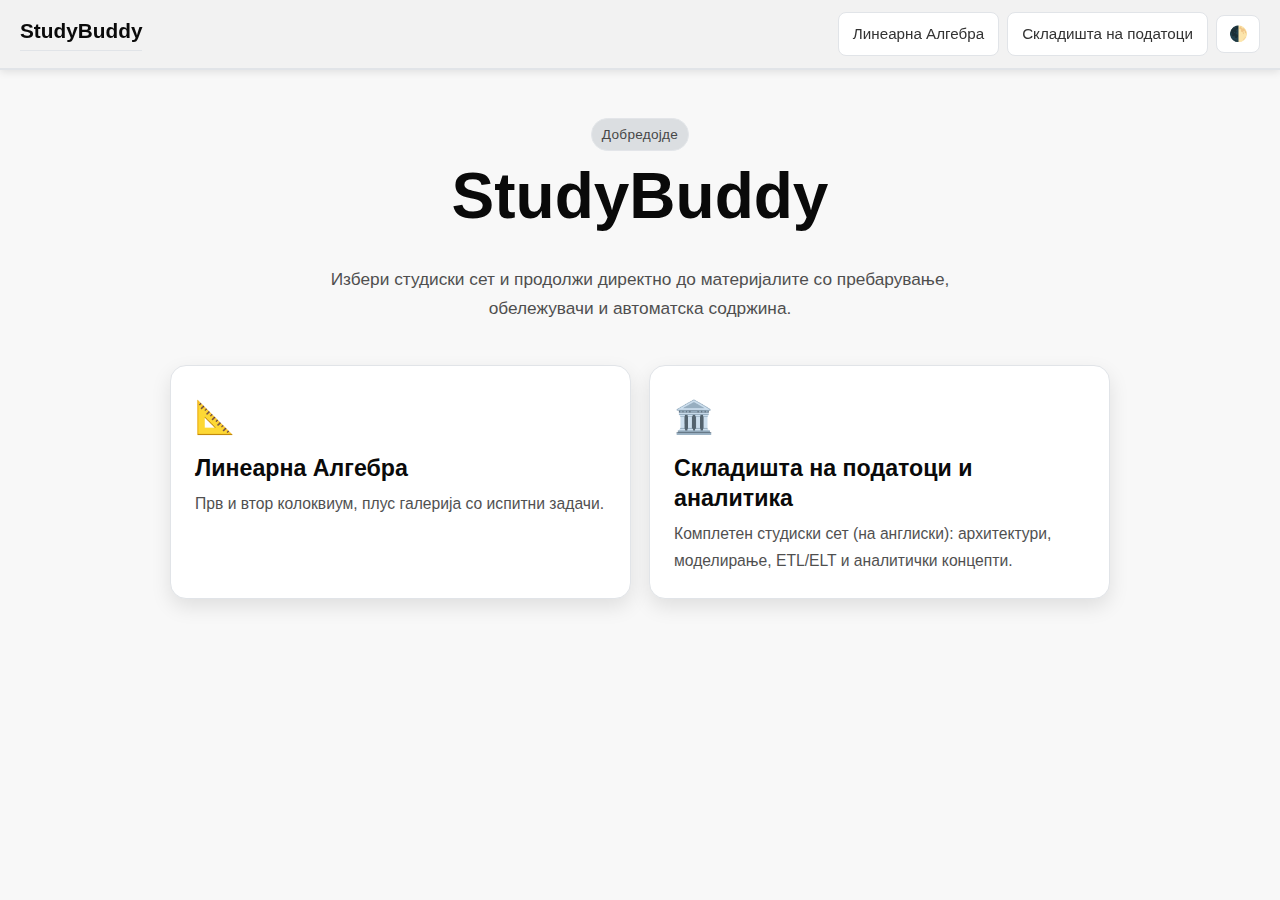
<file: index.html>
<!DOCTYPE html>
<html lang="mk">
<head>
    <meta charset="UTF-8">
    <meta name="viewport" content="width=device-width, initial-scale=1.0">
    <title>StudyBuddy - Почетна</title>
    <link rel="stylesheet" href="style.css">
    <script src="script.js"></script>
    <style>
        .home-container {
            max-width: 980px;
            margin: 0 auto;
            padding: 48px 20px;
        }

        .hero {
            text-align: center;
            margin-bottom: 42px;
        }

        .hero .kicker {
            display: inline-block;
            margin: 0 0 10px;
            padding: 4px 10px;
            border-radius: 999px;
            border: 1px solid var(--border-color);
            background: var(--secondary-color);
            font-size: 0.85rem;
            letter-spacing: 0.02em;
            color: var(--text-color);
            opacity: 0.9;
        }

        .hero h1 {
            margin: 0;
            border-bottom: none;
            font-size: clamp(2.2rem, 6vw, 4rem);
            line-height: 1.1;
            color: var(--heading-color);
        }

        .hero p {
            margin: 14px auto 0;
            max-width: 700px;
            font-size: 1.08rem;
            opacity: 0.86;
        }

        .choice-grid {
            display: grid;
            gap: 18px;
            grid-template-columns: repeat(auto-fit, minmax(300px, 1fr));
        }

        .choice-card {
            display: block;
            text-decoration: none;
            color: var(--text-color);
            background: var(--card-bg);
            border: 1px solid var(--border-color);
            border-radius: 16px;
            padding: 24px;
            box-shadow: 0 8px 20px var(--shadow-color);
            transition: transform 0.2s ease, border-color 0.2s ease, box-shadow 0.2s ease;
        }

        .choice-card:hover {
            transform: translateY(-3px);
            border-color: var(--primary-color);
            box-shadow: 0 14px 28px var(--shadow-color);
            text-decoration: none;
        }

        .choice-icon {
            font-size: 2rem;
            margin-bottom: 8px;
        }

        .choice-card h2 {
            margin: 0;
            font-size: 1.45rem;
            border-bottom: none;
            padding: 0;
        }

        .choice-card p {
            margin: 8px 0 0;
            font-size: 0.98rem;
            opacity: 0.86;
        }
    </style>
</head>
<body data-page="home">
    <nav class="study-nav">
        <div class="nav-left">
            <h2 class="nav-title">StudyBuddy</h2>
        </div>
        <div class="nav-right">
            <a href="linear_algebra.html" class="nav-btn nav-link-desktop">Линеарна Алгебра</a>
            <a href="data_warehouses.html" class="nav-btn nav-link-desktop">Складишта на податоци</a>
        </div>
    </nav>

    <main class="home-container">
        <section class="hero">
            <p class="kicker">Добредојде</p>
            <h1>StudyBuddy</h1>
            <p>Избери студиски сет и продолжи директно до материјалите со пребарување, обележувачи и автоматска содржина.</p>
        </section>

        <section class="choice-grid" aria-label="Избор на предмет">
            <a href="linear_algebra.html" class="choice-card">
                <div class="choice-icon">📐</div>
                <h2>Линеарна Алгебра</h2>
                <p>Прв и втор колоквиум, плус галерија со испитни задачи.</p>
            </a>

            <a href="data_warehouses.html" class="choice-card">
                <div class="choice-icon">🏛️</div>
                <h2>Складишта на податоци и аналитика</h2>
                <p>Комплетен студиски сет (на англиски): архитектури, моделирање, ETL/ELT и аналитички концепти.</p>
            </a>
        </section>
    </main>
</body>
</html>
</file>
<file: style.css>
:root {
    /* Light Theme Variables */
    --bg-color: #f8f8f8;
    --text-color: #333333;
    --heading-color: #0a0a0a;
    --primary-color: #0066cc;
    --secondary-color: #d8dcdf;
    --accent-color: #0056b3;
    --border-color: #e1e4e8;
    --code-bg: #f6f8fa;
    --quote-border: #0066cc;
    --table-stripe: #f8f9fa;
    --math-bg: #fff;
    --shadow-color: rgba(0, 0, 0, 0.1);
    --card-bg: #ffffff;
    --nav-bg: #f2f2f2;
    --panel-bg: #ffffff;
}

[data-theme="dark"] {
    /* Dark Theme Variables */
    --bg-color: #0d1117;
    --text-color: #c9d1d9;
    --heading-color: #f8f9fa;
    --primary-color: #58a6ff;
    --secondary-color: #161b22;
    --accent-color: #1f6feb;
    --border-color: #30363d;
    --code-bg: #161b22;
    --quote-border: #1f6feb;
    --table-stripe: #161b22;
    --math-bg: #0d1117;
    --shadow-color: rgba(0, 0, 0, 0.5);
    --card-bg: #161b22;
    --nav-bg: #161b22;
    --panel-bg: #0d1117;
}

* {
    box-sizing: border-box;
}

body {
    font-family: -apple-system, BlinkMacSystemFont, "Segoe UI", Roboto, Helvetica, Arial, sans-serif;
    line-height: 1.7;
    color: var(--text-color);
    background-color: var(--bg-color);
    margin: 0;
    transition: background-color 0.3s, color 0.3s;
}

.container {
    max-width: 800px;
    margin: 0 auto;
    padding: 2rem 1rem;
}

h1, h2, h3, h4, h5, h6 {
    color: var(--heading-color) !important;
    opacity: 1;
    margin-top: 2em;
    margin-bottom: 0.8em;
    font-weight: 700;
    line-height: 1.3;
}

h1 {
    font-size: 2.5em;
    border-bottom: 2px solid var(--border-color);
    padding-bottom: 0.3em;
    margin-top: 1em;
}

h2 {
    font-size: 1.8em;
    border-bottom: 1px solid var(--border-color);
    padding-bottom: 0.3em;
}

h3 {
    font-size: 1.4em;
}

p {
    margin-bottom: 1.2em;
}

a {
    color: var(--primary-color);
    text-decoration: none;
}

a:hover {
    text-decoration: underline;
}

blockquote {
    margin: 1.5em 0;
    padding: 1em;
    background-color: var(--secondary-color);
    border-left: 5px solid var(--quote-border);
    border-radius: 4px;
    font-style: italic;
    color: var(--text-color);
}

code {
    font-family: SFMono-Regular, Consolas, "Liberation Mono", Menlo, monospace;
    background-color: var(--code-bg);
    padding: 0.2em 0.4em;
    border-radius: 4px;
    font-size: 0.9em;
}

pre {
    background-color: var(--code-bg);
    padding: 1rem;
    border-radius: 6px;
    overflow-x: auto;
    border: 1px solid var(--border-color);
}

pre code {
    background-color: transparent;
    padding: 0;
}

hr {
    border: 0;
    height: 1px;
    background: var(--border-color);
    margin: 3rem 0;
}

/* Tables */
table {
    width: 100%;
    margin-bottom: 1.5rem;
    border-collapse: collapse;
    background-color: var(--card-bg);
    border-radius: 6px;
    overflow: hidden;
    box-shadow: 0 1px 3px var(--shadow-color);
}

th, td {
    padding: 12px 15px;
    text-align: left;
    border-bottom: 1px solid var(--border-color);
}

th {
    background-color: var(--secondary-color);
    font-weight: 600;
    color: var(--heading-color);
}

tr:last-child td {
    border-bottom: none;
}

tr:nth-child(even) {
    background-color: var(--table-stripe);
}

/* Images */
img {
    max-width: 100%;
    height: auto;
    display: block;
    margin: 2rem auto;
    border-radius: 8px;
    box-shadow: 0 4px 6px var(--shadow-color);
    background-color: white; /* Ensure transparent pngs look okay in dark mode if needed */
}

/* Problems gallery */
.page-header {
    display: flex;
    align-items: flex-start;
    justify-content: space-between;
    gap: 1rem;
    flex-wrap: wrap;
    margin-top: 0.5rem;
}

.page-header .title {
    margin: 0;
    border-bottom: none;
    padding-bottom: 0;
}

.page-header .subtitle {
    margin: 0.5rem 0 0;
    opacity: 0.85;
}

.page-actions {
    display: flex;
    gap: 0.75rem;
    align-items: center;
}

.btn {
    display: inline-flex;
    align-items: center;
    justify-content: center;
    gap: 0.5rem;
    padding: 0.55rem 0.85rem;
    border-radius: 10px;
    border: 1px solid var(--border-color);
    background: var(--card-bg);
    color: var(--text-color);
    text-decoration: none;
    box-shadow: 0 2px 5px var(--shadow-color);
    transition: transform 0.2s ease, background-color 0.2s ease, border-color 0.2s ease;
    white-space: nowrap;
}

.btn:hover {
    transform: translateY(-1px);
    text-decoration: none;
    border-color: var(--primary-color);
    background: var(--secondary-color);
}

.gallery-grid {
    display: grid;
    grid-template-columns: repeat(auto-fit, minmax(180px, 1fr));
    gap: 16px;
    margin-top: 1.25rem;
}

.gallery-item {
    display: block;
    border-radius: 12px;
    overflow: hidden;
    border: 1px solid var(--border-color);
    background: var(--card-bg);
    box-shadow: 0 6px 14px var(--shadow-color);
    transition: transform 0.2s ease, border-color 0.2s ease, box-shadow 0.2s ease;
}

.gallery-item:hover {
    transform: translateY(-2px);
    border-color: var(--primary-color);
    box-shadow: 0 10px 18px var(--shadow-color);
    text-decoration: none;
}

.gallery-item img {
    margin: 0;
    border-radius: 0;
    box-shadow: none;
    background-color: transparent;
    width: 100%;
    height: 180px;
    object-fit: cover;
}

.gallery-caption {
    padding: 10px 12px;
    font-size: 0.95rem;
    color: var(--text-color);
    opacity: 0.9;
}

.lightbox-overlay {
    position: fixed;
    inset: 0;
    background: rgba(0, 0, 0, 0.75);
    display: none;
    align-items: center;
    justify-content: center;
    padding: 18px;
    z-index: 2000;
}

.lightbox-overlay.open {
    display: flex;
}

.lightbox {
    width: min(1100px, 96vw);
    max-height: 92vh;
    background: var(--bg-color);
    border: 1px solid var(--border-color);
    border-radius: 14px;
    overflow: hidden;
    box-shadow: 0 18px 40px rgba(0,0,0,0.35);
}

.lightbox-toolbar {
    display: flex;
    align-items: center;
    justify-content: space-between;
    gap: 12px;
    padding: 10px 12px;
    background: var(--secondary-color);
    border-bottom: 1px solid var(--border-color);
}

.lightbox-title {
    font-weight: 600;
    color: var(--heading-color);
    overflow: hidden;
    text-overflow: ellipsis;
    white-space: nowrap;
}

.lightbox-actions {
    display: inline-flex;
    gap: 8px;
    align-items: center;
}

.lightbox-btn {
    border: 1px solid var(--border-color);
    background: var(--card-bg);
    color: var(--text-color);
    border-radius: 10px;
    padding: 0.45rem 0.65rem;
    cursor: pointer;
    box-shadow: 0 2px 5px var(--shadow-color);
    transition: transform 0.2s ease, border-color 0.2s ease, background-color 0.2s ease;
}

.lightbox-btn:hover {
    transform: translateY(-1px);
    border-color: var(--primary-color);
    background: var(--secondary-color);
}

.lightbox-body {
    padding: 12px;
    display: grid;
    place-items: center;
}

.lightbox-body img {
    margin: 0;
    border-radius: 10px;
    box-shadow: 0 10px 22px var(--shadow-color);
    background-color: white;
    max-width: 100%;
    max-height: calc(92vh - 64px);
    width: auto;
    height: auto;
}

@media (max-width: 600px) {
    .gallery-item img {
        height: 150px;
    }
}

/* Lists */
ul, ol {
    padding-left: 2em;
    margin-bottom: 1.5em;
}

li {
    margin-bottom: 0.5em;
}

li::marker {
    color: var(--primary-color);
}

/* Math blocks styling */
.math-block {
    overflow-x: auto;
    margin: 1.5em 0;
    padding: 1rem;
    background-color: var(--secondary-color);
    border-radius: 8px;
    text-align: center;
    border: 1px solid var(--border-color);
}

/* UI Elements managed by JS */
.theme-toggle-btn {
    width: 44px;
    height: 38px;
    padding: 0;
    display: inline-flex;
    align-items: center;
    justify-content: center;
    font-size: 1.1rem;
    line-height: 1;
}

.theme-toggle-btn:hover {
    transform: scale(1.1);
    background-color: var(--secondary-color);
}

.toc-container {
    background-color: var(--secondary-color);
    padding: 1.5rem;
    border-radius: 8px;
    margin-bottom: 2rem;
    border: 1px solid var(--border-color);
}

.toc-container h3 {
    margin-top: 0;
    font-size: 1.2rem;
}

.toc-list {
    list-style: none;
    padding-left: 0;
    max-height: 400px;
    overflow-y: auto;
}

.toc-list li {
    margin-bottom: 0.5rem;
}

.toc-list a {
    color: var(--text-color);
    text-decoration: none;
    font-size: 0.95rem;
    display: block;
    padding: 2px 0;
    border-left: 2px solid transparent;
    padding-left: 10px;
}

.toc-list a:hover {
    color: var(--primary-color);
    border-left-color: var(--primary-color);
}

.toc-list .toc-subitem {
    padding-left: 25px;
    font-size: 0.9rem;
    color: var(--text-color);
    opacity: 0.8;
}

.toc-list .toc-h3 {
    padding-left: 40px;
    font-size: 0.85rem;
}

.toc-list .toc-h4, .toc-list .toc-h5, .toc-list .toc-h6 {
    padding-left: 55px;
    font-size: 0.85rem;
}

body[data-page="problems"] .toc-container {
    display: none !important;
}

/* Responsive */
@media (max-width: 600px) {
    .container {
        padding: 1rem;
    }
    
    h1 {
        font-size: 2em;
    }

}

/* Print Styles */
@media print {
    .theme-toggle-btn, .back-to-top {
        display: none !important;
    }
    body {
        background-color: white !important;
        color: black !important;
    }
    .math-block, blockquote, pre {
        border: 1px solid #ccc;
        box-shadow: none;
    }
    a {
        text-decoration: none;
        color: black;
    }
}

/* Custom Scrollbar for Webkit */
::-webkit-scrollbar {
    width: 10px;
    height: 10px;
}
::-webkit-scrollbar-track {
    background: var(--bg-color);
}
::-webkit-scrollbar-thumb {
    background: var(--border-color);
    border-radius: 5px;
}
::-webkit-scrollbar-thumb:hover {
    background: var(--text-color);
}

/* Back to Top Button */
.back-to-top {
    position: fixed;
    bottom: 20px;
    right: 80px;
    background-color: var(--primary-color);
    color: white;
    width: 44px;
    height: 44px;
    border-radius: 50%;
    display: flex;
    align-items: center;
    justify-content: center;
    cursor: pointer;
    opacity: 0;
    pointer-events: none;
    transition: opacity 0.3s, transform 0.2s;
    box-shadow: 0 4px 10px var(--shadow-color);
    border: none;
    z-index: 999;
    font-size: 1.2rem;
}

.back-to-top.visible {
    opacity: 1;
    pointer-events: auto;
}

.back-to-top:hover {
    transform: translateY(-2px);
    background-color: var(--accent-color);
}

/* Mobile Tweaks */
@media (max-width: 600px) {
    .back-to-top {
        right: 75px; 
        bottom: 20px;
        width: 40px;
        height: 40px;
    }
}

/* Study Navigation Bar */
.study-nav {
    position: sticky;
    top: 0;
    z-index: 100;
    background: var(--nav-bg);
    border-bottom: 2px solid var(--border-color);
    padding: 12px 20px;
    display: flex;
    justify-content: space-between;
    align-items: center;
    box-shadow: 0 2px 8px var(--shadow-color);
    backdrop-filter: blur(10px);
    transition: transform 0.3s ease-in-out;
    transform: translateY(0);
}

.study-nav.hidden {
    transform: translateY(-100%);
}

.nav-left {
    display: flex;
    align-items: center;
    gap: 15px;
    flex-wrap: wrap;
}

.nav-right {
    display: flex;
    align-items: center;
    gap: 8px;
    flex-wrap: wrap;
}

.nav-title {
    margin: 0;
    font-size: 1.3em;
    color: var(--heading-color);
    font-weight: 600;
}

@media (max-width: 600px) {
    .nav-title {
        font-size: 1em;
    }
}

.nav-btn {
    background: var(--card-bg);
    border: 1px solid var(--border-color);
    color: var(--text-color);
    padding: 8px 14px;
    border-radius: 8px;
    cursor: pointer;
    font-size: 0.95em;
    transition: all 0.2s ease;
    text-decoration: none;
    display: inline-flex;
    align-items: center;
    gap: 5px;
    white-space: nowrap;
}

.nav-btn:hover {
    background: var(--primary-color);
    color: white;
    border-color: var(--primary-color);
    transform: translateY(-1px);
    text-decoration: none;
}

/* Side Panels */
.side-panel {
    position: fixed;
    top: 0;
    right: -100%;
    width: 380px;
    max-width: 100%;
    height: 100vh;
    background: var(--panel-bg);
    border-left: 2px solid var(--border-color);
    box-shadow: -4px 0 20px var(--shadow-color);
    z-index: 1000;
    transition: right 0.3s cubic-bezier(0.4, 0, 0.2, 1);
    display: flex;
    flex-direction: column;
}

.side-panel.open {
    right: 0;
}

.panel-header {
    padding: 20px;
    border-bottom: 2px solid var(--border-color);
    display: flex;
    justify-content: space-between;
    align-items: center;
    background: var(--secondary-color);
}

.panel-header h3 {
    margin: 0;
    font-size: 1.3em;
    color: var(--heading-color);
}

.panel-close {
    background: transparent;
    border: none;
    font-size: 2em;
    cursor: pointer;
    color: var(--text-color);
    width: 40px;
    height: 40px;
    display: flex;
    align-items: center;
    justify-content: center;
    border-radius: 8px;
    transition: all 0.2s;
}

.panel-close:hover {
    background: var(--border-color);
    transform: rotate(90deg);
}

.panel-content {
    padding: 20px;
    overflow-y: auto;
    flex: 1;
}

.panel-hint {
    font-size: 0.9em;
    opacity: 0.7;
    font-style: italic;
    margin-bottom: 15px;
}

.panel-btn {
    width: 100%;
    padding: 10px;
    background: var(--primary-color);
    color: white;
    border: none;
    border-radius: 8px;
    cursor: pointer;
    font-size: 1em;
    transition: all 0.2s;
    margin-top: 10px;
}

.panel-btn:hover {
    background: var(--accent-color);
    transform: translateY(-2px);
    box-shadow: 0 4px 12px var(--shadow-color);
}

/* Search Panel */
#search-input {
    width: 100%;
    padding: 12px;
    border: 2px solid var(--border-color);
    border-radius: 8px;
    font-size: 1em;
    background: var(--bg-color);
    color: var(--text-color);
    margin-bottom: 15px;
}

#search-input:focus {
    outline: none;
    border-color: var(--primary-color);
}

#search-results {
    margin-top: 15px;
}

.search-result-item {
    padding: 10px;
    margin-bottom: 8px;
    background: var(--secondary-color);
    border-radius: 8px;
    cursor: pointer;
    transition: all 0.2s;
    border-left: 3px solid transparent;
}

.search-result-item:hover {
    background: var(--card-bg);
    border-left-color: var(--primary-color);
    transform: translateX(5px);
}

.search-result-title {
    font-weight: 600;
    color: var(--heading-color);
    margin-bottom: 4px;
}

.search-result-preview {
    font-size: 0.85em;
    opacity: 0.8;
}

.search-highlight {
    background: #ffeb3b;
    color: #000;
    padding: 2px 4px;
    border-radius: 3px;
}

/* Bookmarks Panel */
.bookmark-item {
    padding: 10px;
    margin-bottom: 8px;
    background: var(--secondary-color);
    border-radius: 8px;
    cursor: pointer;
    transition: all 0.2s;
    display: flex;
    justify-content: space-between;
    align-items: center;
}

.bookmark-item:hover {
    background: var(--card-bg);
    transform: translateX(5px);
}

.bookmark-title {
    font-weight: 600;
    color: var(--heading-color);
}

.bookmark-remove {
    background: transparent;
    border: none;
    color: #ff4444;
    cursor: pointer;
    font-size: 1.2em;
    padding: 4px 8px;
    border-radius: 4px;
    transition: all 0.2s;
}

.bookmark-remove:hover {
    background: #ff4444;
    color: white;
}

/* Progress Panel */
.progress-stat {
    display: flex;
    justify-content: space-between;
    margin-bottom: 15px;
    font-size: 1.1em;
}

.progress-bar-container {
    width: 100%;
    height: 20px;
    background: var(--secondary-color);
    border-radius: 10px;
    overflow: hidden;
    margin-bottom: 20px;
}

.progress-bar {
    height: 100%;
    background: linear-gradient(90deg, var(--primary-color), #4caf50);
    width: 0%;
    transition: width 0.3s ease;
}

/* Timer Panel */
.timer-display {
    font-size: 3em;
    text-align: center;
    font-weight: 700;
    color: var(--primary-color);
    margin-bottom: 20px;
    font-family: 'Courier New', monospace;
}

.timer-controls {
    display: flex;
    gap: 10px;
}

.timer-stats {
    margin-top: 20px;
    padding: 15px;
    background: var(--secondary-color);
    border-radius: 8px;
    text-align: center;
}

/* Clickable Headings for Bookmarks */
body[data-page="study"] h1,
body[data-page="study"] h2,
body[data-page="study"] h3 {
    cursor: pointer;
    position: relative;
    transition: all 0.2s;
}

body[data-page="study"] h1:hover,
body[data-page="study"] h2:hover,
body[data-page="study"] h3:hover {
    color: var(--primary-color) !important;
}

body[data-page="study"] h1.bookmarked::before,
body[data-page="study"] h2.bookmarked::before,
body[data-page="study"] h3.bookmarked::before {
    content: '🔖 ';
    margin-right: 8px;
}

/* Filter Controls for Problems Page */
.filter-controls {
    display: flex;
    gap: 12px;
    margin: 20px 0;
    flex-wrap: wrap;
    align-items: center;
}

.search-input {
    flex: 1;
    min-width: 200px;
    padding: 10px 15px;
    border: 2px solid var(--border-color);
    border-radius: 8px;
    font-size: 0.95em;
    background: var(--bg-color);
    color: var(--text-color);
}

.search-input:focus {
    outline: none;
    border-color: var(--primary-color);
}

.filter-select {
    padding: 10px 15px;
    border: 2px solid var(--border-color);
    border-radius: 8px;
    font-size: 0.95em;
    background: var(--bg-color);
    color: var(--text-color);
    cursor: pointer;
}

.view-btn {
    padding: 10px 15px;
    background: var(--card-bg);
    border: 2px solid var(--border-color);
    border-radius: 8px;
    cursor: pointer;
    font-size: 1.2em;
    transition: all 0.2s;
}

.view-btn.active,
.view-btn:hover {
    background: var(--primary-color);
    color: white;
    border-color: var(--primary-color);
}

/* Gallery List View */
.gallery-grid.list-view {
    grid-template-columns: 1fr !important;
}

.gallery-grid.list-view .gallery-item {
    display: flex;
    flex-direction: row;
    align-items: center;
}

.gallery-grid.list-view .gallery-item img {
    width: 200px;
    height: 150px;
    flex-shrink: 0;
}

.gallery-grid.list-view .gallery-caption {
    flex: 1;
    font-size: 1.1em;
}

.gallery-item.hidden {
    display: none !important;
}

/* Lightbox zoom */
.lightbox-body img {
    cursor: zoom-in;
    transition: transform 0.2s ease;
}

.lightbox-body img.zoomed {
    cursor: zoom-out;
}

/* Container Adjustments for Study Pages */
body[data-page="study"] .container {
    padding-top: 20px;
}

body[data-page="study"] .theme-toggle-btn {
    top: 80px;
}

body[data-page="home"] .theme-toggle-btn,
body[data-page="problems"] .theme-toggle-btn {
    top: 80px;
}

body[data-page="study"] .back-to-top {
    bottom: 80px;
}

@media (max-width: 768px) {
    body[data-page="study"] .theme-toggle-btn,
    body[data-page="home"] .theme-toggle-btn,
    body[data-page="problems"] .theme-toggle-btn {
        top: auto;
        bottom: 80px;
    }
    
    body[data-page="study"] .back-to-top {
        bottom: 20px;
    }
}

/* Reading Progress Indicator */
.reading-progress-bar {
    position: fixed;
    top: 0;
    left: 0;
    width: 0%;
    height: 3px;
    background: linear-gradient(90deg, var(--primary-color), #4caf50);
    z-index: 1001;
    transition: width 0.1s ease;
}

body[data-page="study"] .reading-progress-bar {
    top: 58px;
}

/* Smooth Scroll */
html {
    scroll-behavior: smooth;
}

/* Section Read Indicator */
.container h2.section-read,
.container h3.section-read {
    opacity: 1;
    color: var(--heading-color) !important;
}

.container h2.section-read::after,
.container h3.section-read::after {
    font-size: 0.75em;
    color: var(--primary-color);
    font-weight: 600;
}
</file>
